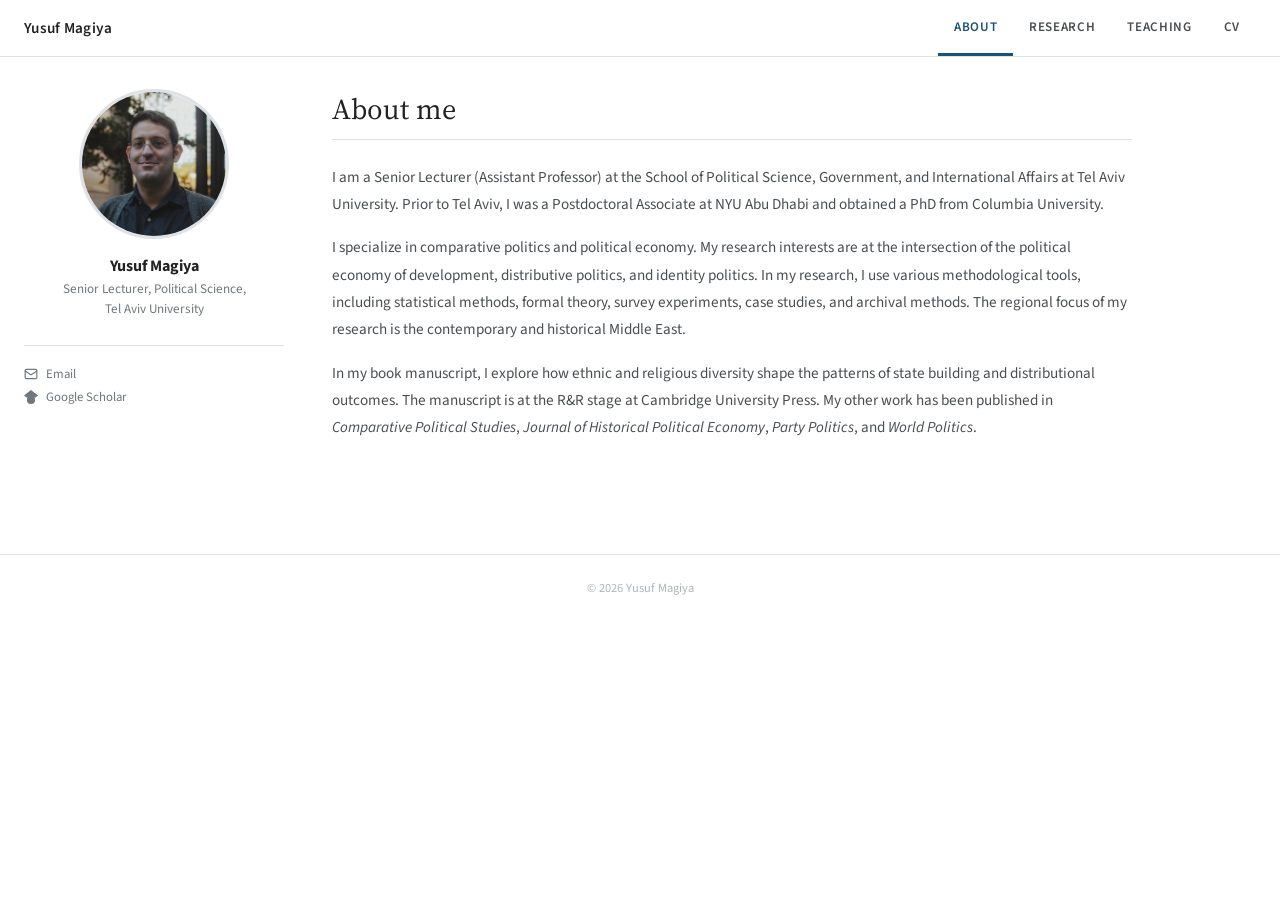
<file: index.html>
<!DOCTYPE html>
<html lang="en">
<head>
  <meta charset="UTF-8">
  <meta name="viewport" content="width=device-width, initial-scale=1.0">
  <title>Yusuf Magiya</title>
  <link rel="preconnect" href="https://fonts.googleapis.com">
  <link href="https://fonts.googleapis.com/css2?family=Source+Serif+4:ital,wght@0,400;0,600;1,400&family=Source+Sans+3:wght@300;400;600;700&display=swap" rel="stylesheet">
  <link rel="stylesheet" href="style.css">
</head>
<body>

  <header class="masthead">
    <div class="masthead-inner">
      <a href="index.html" class="masthead-title">Yusuf Magiya</a>
      <nav class="masthead-nav">
        <a href="index.html" class="active">About</a>
        <a href="research.html">Research</a>
        <a href="teaching.html">Teaching</a>
        <a href="cv.html">CV</a>
      </nav>
    </div>
  </header>

  <div class="page-wrapper">

    <aside class="sidebar">
      <div class="sidebar-profile">
        <div class="profile-photo">
          <img src="photo.jpg" alt="Yusuf Magiya">
        </div>
        <div class="sidebar-name">Yusuf Magiya</div>
        <div class="sidebar-role">Senior Lecturer, Political Science,<br>Tel Aviv University</div>
      </div>

    <div class="sidebar-follow">
  <div class="sidebar-follow-links">
    <a href="mailto:ymagiya@tauex.tau.ac.il">
      <svg viewBox="0 0 24 24" fill="none" stroke="currentColor" stroke-width="2" stroke-linecap="round" stroke-linejoin="round"><rect x="2" y="4" width="20" height="16" rx="2"/><path d="m22 7-8.97 5.7a1.94 1.94 0 0 1-2.06 0L2 7"/></svg>
      Email
    </a>
    <a href="https://scholar.google.com/citations?user=6HzK0tsAAAAJ&hl=en&oi=ao" target="_blank">
      <svg viewBox="0 0 24 24" fill="currentColor"><path d="M12 24a7 7 0 1 1 0-14 7 7 0 0 1 0 14zm0-24L0 9.5l4.838 3.94A8 8 0 0 1 12 10a8 8 0 0 1 7.162 3.44L24 9.5z"/></svg>
      Google Scholar
    </a>
  </div>
</div>
    </aside>

    <main class="main-content">
      <h1>About me</h1>

      <p>I am a Senior Lecturer (Assistant Professor) at the School of Political Science, Government, and International Affairs at Tel Aviv University. Prior to Tel Aviv, I was a Postdoctoral Associate at NYU Abu Dhabi and obtained a PhD from Columbia University.</p>

      <p>I specialize in comparative politics and political economy. My research interests are at the intersection of the political economy of development, distributive politics, and identity politics. In my research, I use various methodological tools, including statistical methods, formal theory, survey experiments, case studies, and archival methods. The regional focus of my research is the contemporary and historical Middle East.</p>

      <p>In my book manuscript, I explore how ethnic and religious diversity shape the patterns of state building and distributional outcomes. The manuscript is at the R&amp;R stage at Cambridge University Press. My other work has been published in <em>Comparative Political Studies</em>, <em>Journal of Historical Political Economy</em>, <em>Party Politics</em>, and <em>World Politics</em>.</p>
    </main>

  </div>

  <footer>
    <p>© 2026 Yusuf Magiya</p>
  </footer>

</body>
</html>
</file>
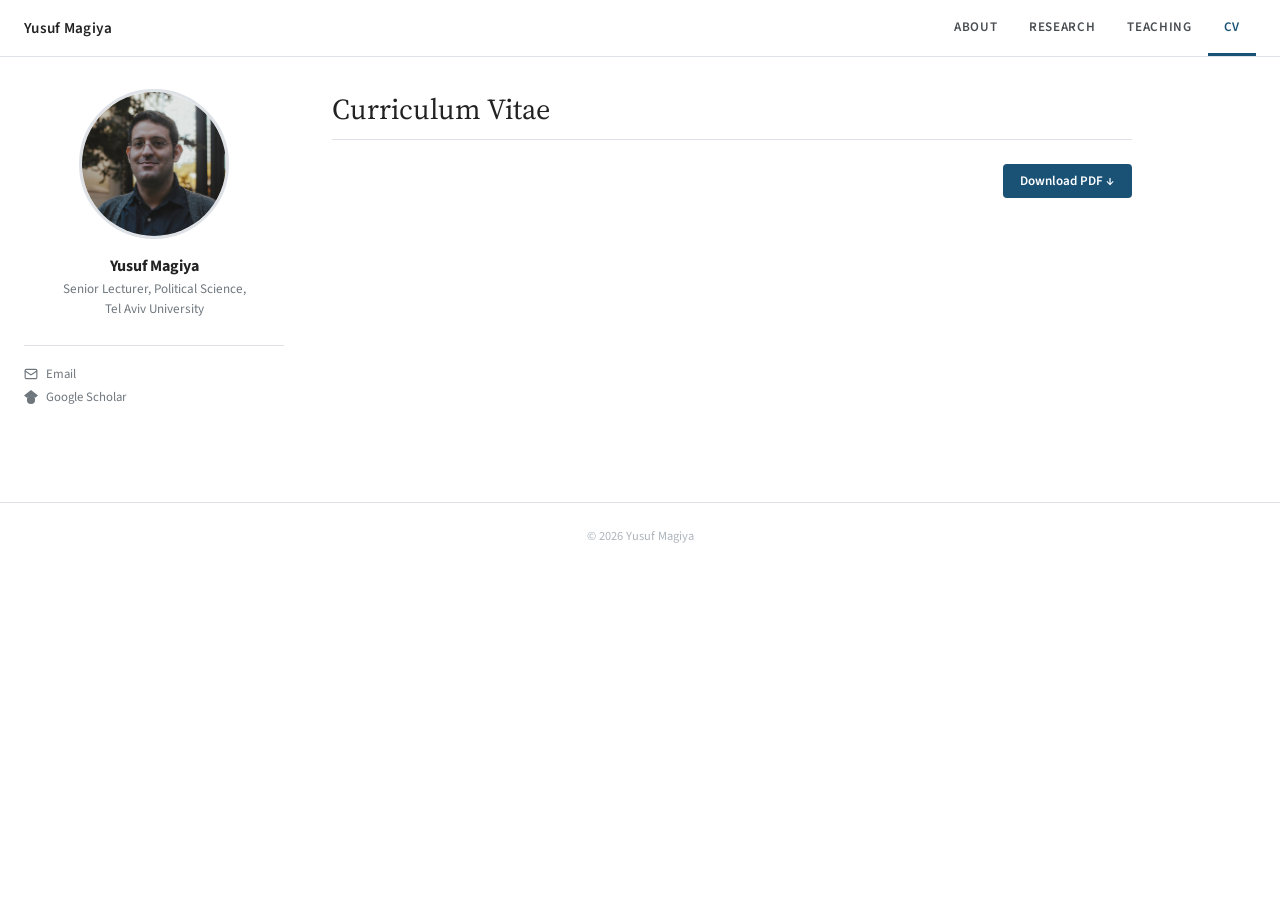
<file: cv.html>
<!DOCTYPE html>
<html lang="en">
<head>
  <meta charset="UTF-8">
  <meta name="viewport" content="width=device-width, initial-scale=1.0">
  <title>CV — Yusuf Magiya</title>
  <link rel="preconnect" href="https://fonts.googleapis.com">
  <link href="https://fonts.googleapis.com/css2?family=Source+Serif+4:ital,wght@0,400;0,600;1,400&family=Source+Sans+3:wght@300;400;600;700&display=swap" rel="stylesheet">
  <link rel="stylesheet" href="style.css">
</head>
<body>

  <header class="masthead">
    <div class="masthead-inner">
      <a href="index.html" class="masthead-title">Yusuf Magiya</a>
      <nav class="masthead-nav">
        <a href="index.html">About</a>
        <a href="research.html">Research</a>
        <a href="teaching.html">Teaching</a>
        <a href="cv.html" class="active">CV</a>
      </nav>
    </div>
  </header>

  <div class="page-wrapper">

    <aside class="sidebar">
      <div class="sidebar-profile">
        <div class="profile-photo">
          <img src="photo.jpg" alt="Yusuf Magiya">
        </div>
        <div class="sidebar-name">Yusuf Magiya</div>
        <div class="sidebar-role">Senior Lecturer, Political Science,<br>Tel Aviv University</div>
      </div>

      <div class="sidebar-follow">
        <div class="sidebar-follow-links">
          <a href="mailto:ymagiya@tauex.tau.ac.il" target="_blank">
            <svg viewBox="0 0 24 24" fill="none" stroke="currentColor" stroke-width="2" stroke-linecap="round" stroke-linejoin="round"><rect x="2" y="4" width="20" height="16" rx="2"/><path d="m22 7-8.97 5.7a1.94 1.94 0 0 1-2.06 0L2 7"/></svg>
            Email
          </a>
          <a href="https://scholar.google.com/citations?user=6HzK0tsAAAAJ&hl=en&oi=ao" target="_blank">
            <svg viewBox="0 0 24 24" fill="currentColor"><path d="M12 24a7 7 0 1 1 0-14 7 7 0 0 1 0 14zm0-24L0 9.5l4.838 3.94A8 8 0 0 1 12 10a8 8 0 0 1 7.162 3.44L24 9.5z"/></svg>
            Google Scholar
          </a>
        </div>
      </div>
    </aside>

    <main class="main-content">
      <h1>Curriculum Vitae</h1>

      <div class="cv-download-bar">
        <a href="Magiya_CV.pdf" target="_blank" class="cv-download-btn">Download PDF ↓</a>
      </div>
    </main>

  </div>

  <footer>
    <p>© 2026 Yusuf Magiya</p>
  </footer>

</body>
</html>
</file>
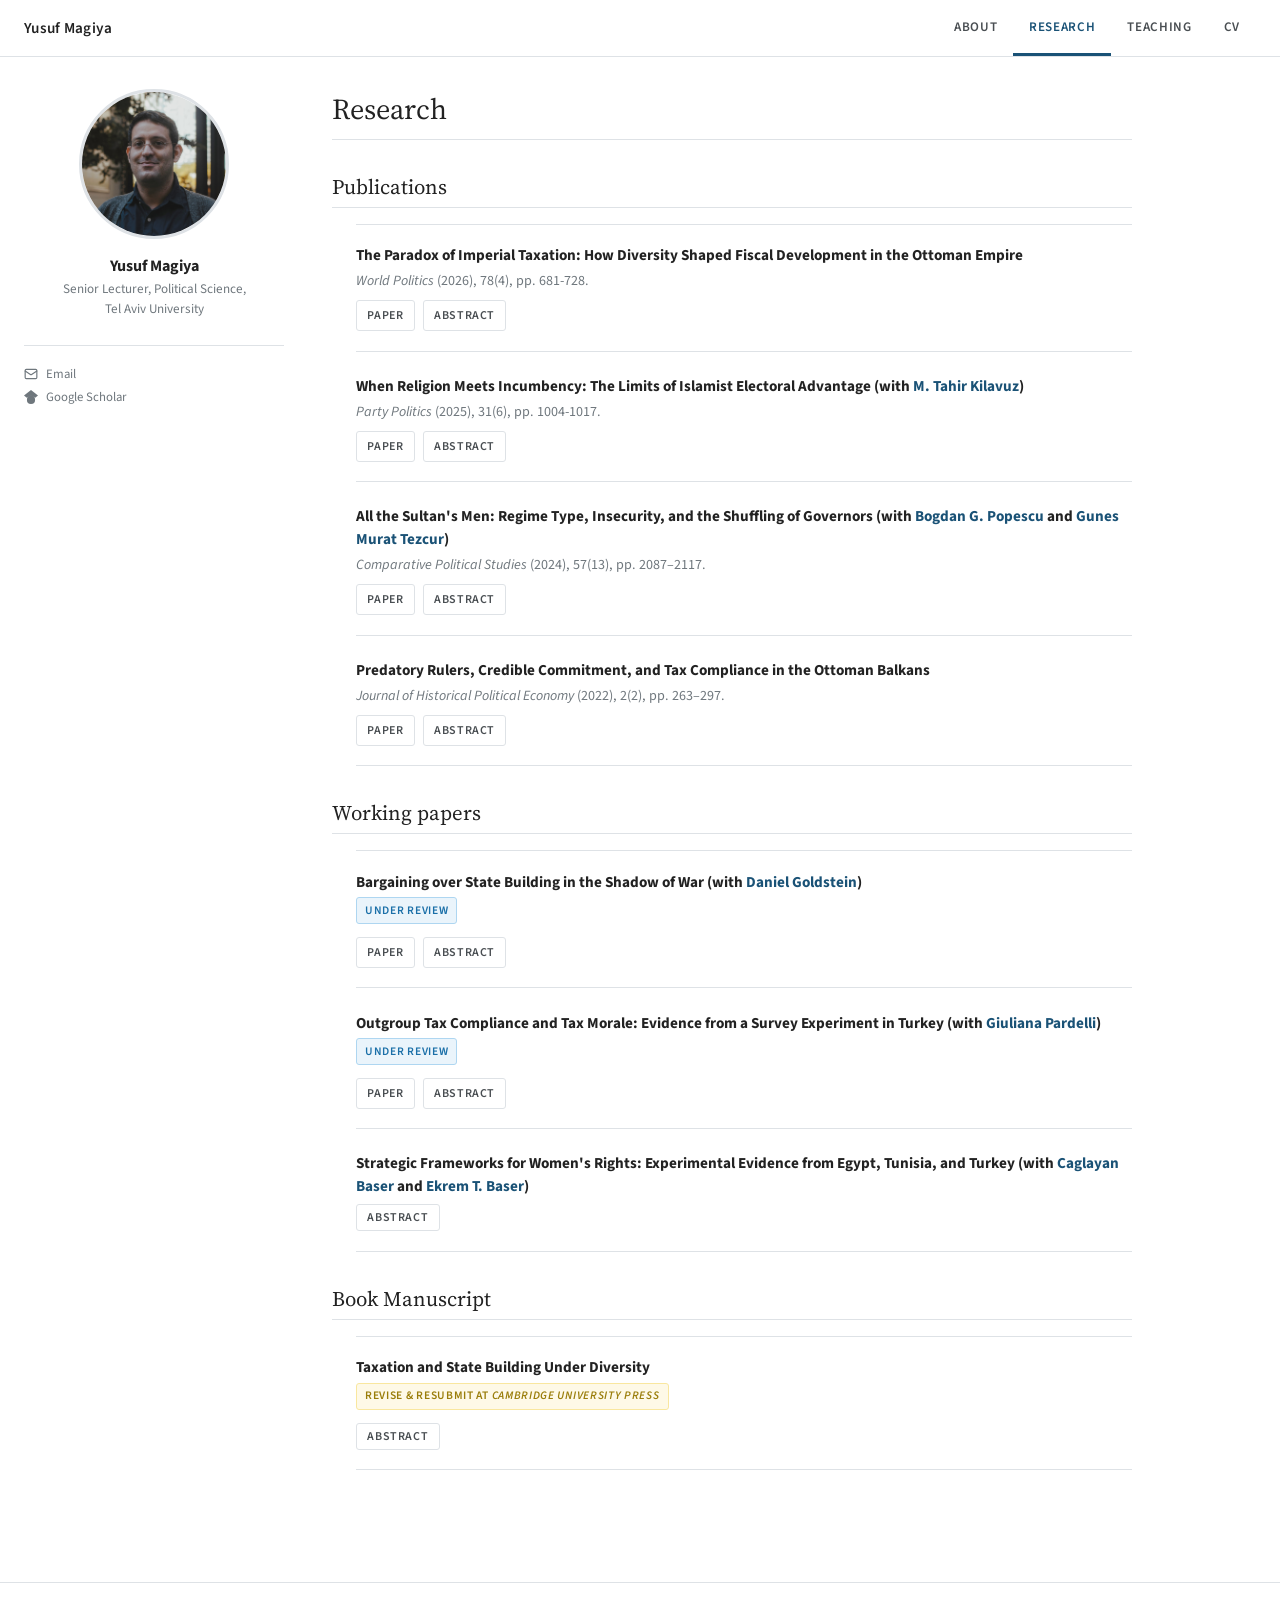
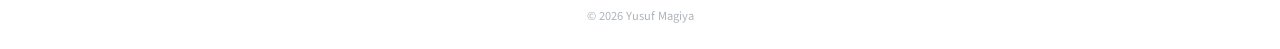
<file: research.html>
<!DOCTYPE html>
<html lang="en">
<head>
  <meta charset="UTF-8">
  <meta name="viewport" content="width=device-width, initial-scale=1.0">
  <title>Research — Yusuf Magiya</title>
  <link rel="preconnect" href="https://fonts.googleapis.com">
  <link href="https://fonts.googleapis.com/css2?family=Source+Serif+4:ital,wght@0,400;0,600;1,400&family=Source+Sans+3:wght@300;400;600;700&display=swap" rel="stylesheet">
  <link rel="stylesheet" href="style.css">
</head>
<body>

  <header class="masthead">
    <div class="masthead-inner">
      <a href="index.html" class="masthead-title">Yusuf Magiya</a>
      <nav class="masthead-nav">
        <a href="index.html">About</a>
        <a href="research.html" class="active">Research</a>
        <a href="teaching.html">Teaching</a>
        <a href="cv.html">CV</a>
      </nav>
    </div>
  </header>

  <div class="page-wrapper">

    <aside class="sidebar">
      <div class="sidebar-profile">
        <div class="profile-photo">
          <img src="photo.jpg" alt="Yusuf Magiya">
        </div>
        <div class="sidebar-name">Yusuf Magiya</div>
        <div class="sidebar-role">Senior Lecturer, Political Science,<br>Tel Aviv University</div>
      </div>

      <div class="sidebar-follow">
        <div class="sidebar-follow-links">
          <a href="mailto:ymagiya@tauex.tau.ac.il" target="_blank">
            <svg viewBox="0 0 24 24" fill="none" stroke="currentColor" stroke-width="2" stroke-linecap="round" stroke-linejoin="round"><rect x="2" y="4" width="20" height="16" rx="2"/><path d="m22 7-8.97 5.7a1.94 1.94 0 0 1-2.06 0L2 7"/></svg>
            Email
          </a>
          <a href="https://scholar.google.com/citations?user=6HzK0tsAAAAJ&hl=en&oi=ao" target="_blank">
            <svg viewBox="0 0 24 24" fill="currentColor"><path d="M12 24a7 7 0 1 1 0-14 7 7 0 0 1 0 14zm0-24L0 9.5l4.838 3.94A8 8 0 0 1 12 10a8 8 0 0 1 7.162 3.44L24 9.5z"/></svg>
            Google Scholar
          </a>
        </div>
      </div>
    </aside>

    <main class="main-content">
      <h1>Research</h1>

      <h2>Publications</h2>
      <ul class="pub-list">

        <li class="pub-entry">
          <div class="pub-title">The Paradox of Imperial Taxation: How Diversity Shaped Fiscal Development in the Ottoman Empire</div>
          <div class="pub-venue"><em>World Politics</em> <span>(2026), 78(4), pp. 681-728.</span></div>
          <div class="pub-actions">
            <a href="https://muse.jhu.edu/pub/1/article/1003943" target="_blank">Paper</a>
            <button onclick="toggleAbstract(this)">Abstract</button>
          </div>
          <div class="pub-abstract">
            This paper investigates the relationship between diversity and state-building by examining how diversity affects the costs of investing in fiscal capacity. I argue that ethnic and religious diversity make populations less legible to the state, thereby increasing these costs. Higher costs deter the state from investing in fiscal capacity in more diverse areas, hindering fiscal capacity building in these regions. Instead, the state diverts investments to less diverse areas, which are typically populated by the core/dominant groups. As a result, these groups bear a higher tax burden, while minorities do not experience comparable increases. I test these arguments using original data on local-level fiscal revenues in the late Ottoman Empire, along with qualitative and quantitative evidence from archival sources, as well as contemporary cross-national and subnational data.
          </div>
        </li>

        <li class="pub-entry">
          <div class="pub-title">When Religion Meets Incumbency: The Limits of Islamist Electoral Advantage (with <a href="https://mtkilavuz.weebly.com/" target="_blank">M. Tahir Kilavuz</a>)</div>
          <div class="pub-venue"><em>Party Politics</em> <span>(2025), 31(6), pp. 1004-1017.</span></div>
          <div class="pub-actions">
            <a href="https://journals.sagepub.com/doi/abs/10.1177/13540688241290059" target="_blank">Paper</a>
            <button onclick="toggleAbstract(this)">Abstract</button>
          </div>
          <div class="pub-abstract">
            Why do religious-based parties in Muslim-majority contexts win when they run in elections as incumbents? Does Islamist advantage make them appealing to voters? The sources of Islamist advantage such as their organizations, services, images, and being a refuge are well-documented. However, the literature primarily focuses on contexts where religious-based parties compete under adverse conditions as opposition actors, rather than as incumbents facing more favorable conditions. Through an innovative conjoint experiment in Turkey using candidate videos, we explore the extent of Islamist advantage arguments. Our findings suggest that the universal Islamist advantage, by which Islamists appeal to broader segments, disappears under Islamist incumbency because Islamists can no longer appeal through those sources of Islamist advantage as incumbents. Instead, Islamists may still win due to two factors: incumbency advantage and a persisting particularistic Islamist advantage, driven by increasing spatial voting. Our findings provide evidence for a frequently proposed, yet unsubstantiated, claim about the extent of Islamist advantage.
          </div>
        </li>

        <li class="pub-entry">
          <div class="pub-title">All the Sultan's Men: Regime Type, Insecurity, and the Shuffling of Governors (with <a href="https://bgpopescu.net/" target="_blank">Bogdan G. Popescu</a> and <a href="https://www.tezcur.org/" target="_blank">Gunes Murat Tezcur</a>)</div>
          <div class="pub-venue"><em>Comparative Political Studies</em> <span>(2024), 57(13), pp. 2087–2117.</span></div>
          <div class="pub-actions">
            <a href="https://journals.sagepub.com/doi/10.1177/00104140231209963" target="_blank">Paper</a>
            <button onclick="toggleAbstract(this)">Abstract</button>
          </div>
          <div class="pub-abstract">
            Why do some political rulers engage in frequent shuffling of their governors while others allow their governors to serve longer? We argue that shuffling of governors reflects the level of a ruler's perception of insecurity. Building on perspectives about situational origins of distrust and paranoid cognition, we argue that democratic leaders, characterized by higher levels of existential security, practice less frequent shuffling of governors compared to authoritarian ones. We also suggest that governors in localities characterized by higher levels of ethnic conflict and poor electoral performance by a ruling government are more likely to be replaced. Utilizing an original dataset of all Ottoman and Turkish governors from 1875 to 2019, our empirical analyses show that governors last longer under more democratic governments, in provinces with lower levels of ethnic diversity conflict, and stronger electoral support for the government.
          </div>
        </li>

        <li class="pub-entry">
          <div class="pub-title">Predatory Rulers, Credible Commitment, and Tax Compliance in the Ottoman Balkans</div>
          <div class="pub-venue"><em>Journal of Historical Political Economy</em> <span>(2022), 2(2), pp. 263–297.</span></div>
          <div class="pub-actions">
            <a href="https://www.emerald.com/jhpe/article-abstract/2/2/263/1330369/Predatory-Rulers-Credible-Commitment-and-Tax?redirectedFrom=fulltext" target="_blank">Paper</a>
            <button onclick="toggleAbstract(this)">Abstract</button>
          </div>
          <div class="pub-abstract">
            This paper explores how the wealthy's tax evasion behavior is shaped by the level of rule of law, and its consequences for fiscal capacity building. In contexts with lower respect for the rule of law and weaker property rights, the possibility of rulers' predatory behavior inclines wealth holders to shelter their wealth, decreasing tax compliance. Such wealth sheltering is especially common during wartime when rulers confiscate assets to fund the war. With wealth sheltering, it is unlikely that the rulers will invest in fiscal capacity building since there will be no sufficient assets to make such an investment optimal. Under stronger rule of law and property rights, the constraints on the rulers' predatory behavior provides higher security for wealth holders and makes them less likely to shelter wealth, bringing higher tax compliance. This compliance makes it more likely that rulers can increase fiscal revenues during war and therefore will be more likely to invest in fiscal capacity. Empirically, the paper uses an original dataset of Ottoman waqfs in modern-day Greece and Bulgaria between 1600 and 1912 in addition to annual Ottoman fiscal revenue data. Results indicate that wars increase wealth sheltering under weaker rule of law, while they do not under stronger rule of law. Furthermore, while wars do not increase fiscal revenues under weaker rule of law, they increase fiscal revenues under stronger rule of law. In other words, war does not make the state under weak rule of law, but does make the state under strong rule of law and security of property. The paper, thus, outlines a dilemma for the rulers: In order to be able to increase fiscal revenues and strengthen the state in the long term, they need to tie their own hands and forgo their predatory ability that can provide them revenues in the short term.
          </div>
        </li>

      </ul>

      <h2>Working papers</h2>
      <ul class="pub-list">

        <li class="pub-entry">
          <div class="pub-title">Bargaining over State Building in the Shadow of War (with <a href="https://daniel-a-n-goldstein.com/" target="_blank">Daniel Goldstein</a>)</div>
          <span class="pub-status ur">Under Review</span>
          <div class="pub-actions">
            <a href="#" target="_blank">Paper</a>
            <button onclick="toggleAbstract(this)">Abstract</button>
          </div>
          <div class="pub-abstract">
            We present a formal model that examines how external conflict reshapes the bargaining process over fiscal control between a central state and a peripheral elite. Our findings reveal an inverted U-shaped relationship between war-related pressures and state fiscal control. Low-to-moderate war pressure enhances state fiscal control by strengthening the state's bargaining power. However, excessive pressure undermines state control. This outcome is influenced by the degree to which the interests of the state and the elites align. We also identify instances when states fall into a 'capacity trap,' where those with low initial fiscal control sacrifice future revenues to finance ongoing conflict. Using historical fiscal revenue data from Europe and case studies of Ancien Régime France and the Ottoman Empire, we test the predictions and find supporting evidence. These findings refine bellicist theory by highlighting the contingent benefits of conflict on state development when accounting for the complexities involved in state financing.
          </div>
        </li>

        <li class="pub-entry">
          <div class="pub-title">Outgroup Tax Compliance and Tax Morale: Evidence from a Survey Experiment in Turkey (with <a href="https://nyuad.nyu.edu/en/academics/divisions/social-science/faculty/giuliana-pardelli.html" target="_blank">Giuliana Pardelli</a>)</div>
          <span class="pub-status ur">Under Review</span>
          <div class="pub-actions">
            <a href="#" target="_blank">Paper</a>
            <button onclick="toggleAbstract(this)">Abstract</button>
          </div>
          <div class="pub-abstract">
            How do social norms and group identity shape tax attitudes? While citizens are often described as conditional cooperators, it remains unclear whether they respond equally to in-group and out-group behavior. We develop an identity-conditioned account of peer effects in tax morale, arguing that peer behavior updates descriptive norms—beliefs about what others actually do—and that this updating is stronger when the peer is a co-ethnic. A nationally representative survey experiment in Turkey (N=1,034) randomly varied the ethnicity and tax behavior of a business owner in a vignette. Observing tax evasion reduced respondents' tax morale, but only when the evader was a co-ethnic; identical out-group evasion had no effect. Mechanism tests show shifts in descriptive norm beliefs, not fairness perceptions or institutional trust. In-group evasion also depressed support for redistribution, while information about access to public goods did not. These results reveal that social norms of compliance are group-bound, highlighting how identity shapes the microfoundations of cooperation and the design of effective fiscal communication.
          </div>
        </li>

        <li class="pub-entry">
          <div class="pub-title">Strategic Frameworks for Women's Rights: Experimental Evidence from Egypt, Tunisia, and Turkey (with <a href="https://www.caglayanbaser.com/" target="_blank">Caglayan Baser</a> and <a href="https://ekrembaser.com/" target="_blank">Ekrem T. Baser</a>)</div>
          <div class="pub-actions">
            <button onclick="toggleAbstract(this)">Abstract</button>
          </div>
          <div class="pub-abstract">
            International agreements and domestic reforms frequently target women's rights. However, public endorsement lags behind reforms, leaving progress vulnerable to backlash. How effective are different advocacy frames when such rights are contested? We study this question through three preregistered survey experiments in Turkey, Tunisia, and Egypt, evaluating six common frames—universal rights, religion, nationalism, maternity, international status, and economic development—across family, economic, and political domains. Using a unified Bayesian multilevel model, we estimate average and heterogeneous treatment effects. Results suggest that no frame is universally effective. Persuasion is conditional on whether a frame activates a salient latent social cleavage. A frame which broadens inclusion for some entrenches unequal attitudes for others. Backlash is therefore endogenous to persuasion. Across domains, family attitudes are more resistant, and political attitudes are more elastic. These findings highlight the limits of country-level assessments, and demonstrate that the domestic adoption of gender-equal norms depend on local context.
          </div>
        </li>

      </ul>

      <h2>Book Manuscript</h2>
      <ul class="pub-list">

        <li class="pub-entry">
          <div class="pub-title">Taxation and State Building Under Diversity</div>
          <span class="pub-status rr">Revise &amp; Resubmit at <em>Cambridge University Press</em></span>
          <div class="pub-actions">
            <button onclick="toggleAbstract(this)">Abstract</button>
          </div>
          <div class="pub-abstract">
            I argue that ethnic and religious diversity impede state building and taxation by increasing the costs of investment in the state capacity. This is because, in more diverse settings, different ethnic/religious identities make it more difficult for the state to acquire information about the population. Conventional explanations for the negative relationship between diversity and taxation emphasize citizens' aversion to taxation, as these funds may be used for redistribution or public goods that benefit out-groups. My argument, instead, focuses on the problem of acquiring information and designing an effective tax collection bureaucracy in ethnically or religiously diverse societies, given the difficulties bureaucrats face in communicating with different linguistic groups and penetrating outgroup networks.
            <br><br>
            I also explore the distributive consequences of these dynamics. Contrary to intuitive expectations, I show that ruling groups often bear higher tax and conscription burdens than minorities because obtaining information about them by the state agents is easier. Empirically, I draw on extensive archival work in the Ottoman archives, construct and analyze original historical large-N datasets, complemented by qualitative analysis of archival documents and data from secondary sources, to demonstrate that diversity undermines information capacity, bureaucratic capacity, and taxation, and that diversity increases the costs of investment in state capacity. Using contemporary cross-country and within-country data, I also show a robust relationship between diversity and these outcomes.
            <br><br>
            More broadly, the book contributes to debates on state capacity, taxation, and the historical transition from empires to more homogeneous nation-states, and offers an account of the relative fiscal weakness and eventual collapse of the Ottoman Empire.
          </div>
        </li>

      </ul>

    </main>
  </div>

  <footer>
    <p>© 2026 Yusuf Magiya</p>
  </footer>

  <script>
    function toggleAbstract(btn) {
      const entry = btn.closest('.pub-entry');
      const abstract = entry.querySelector('.pub-abstract');
      const isOpen = abstract.classList.toggle('open');
      btn.textContent = isOpen ? 'Hide abstract' : 'Abstract';
    }
  </script>

</body>
</html>
</file>
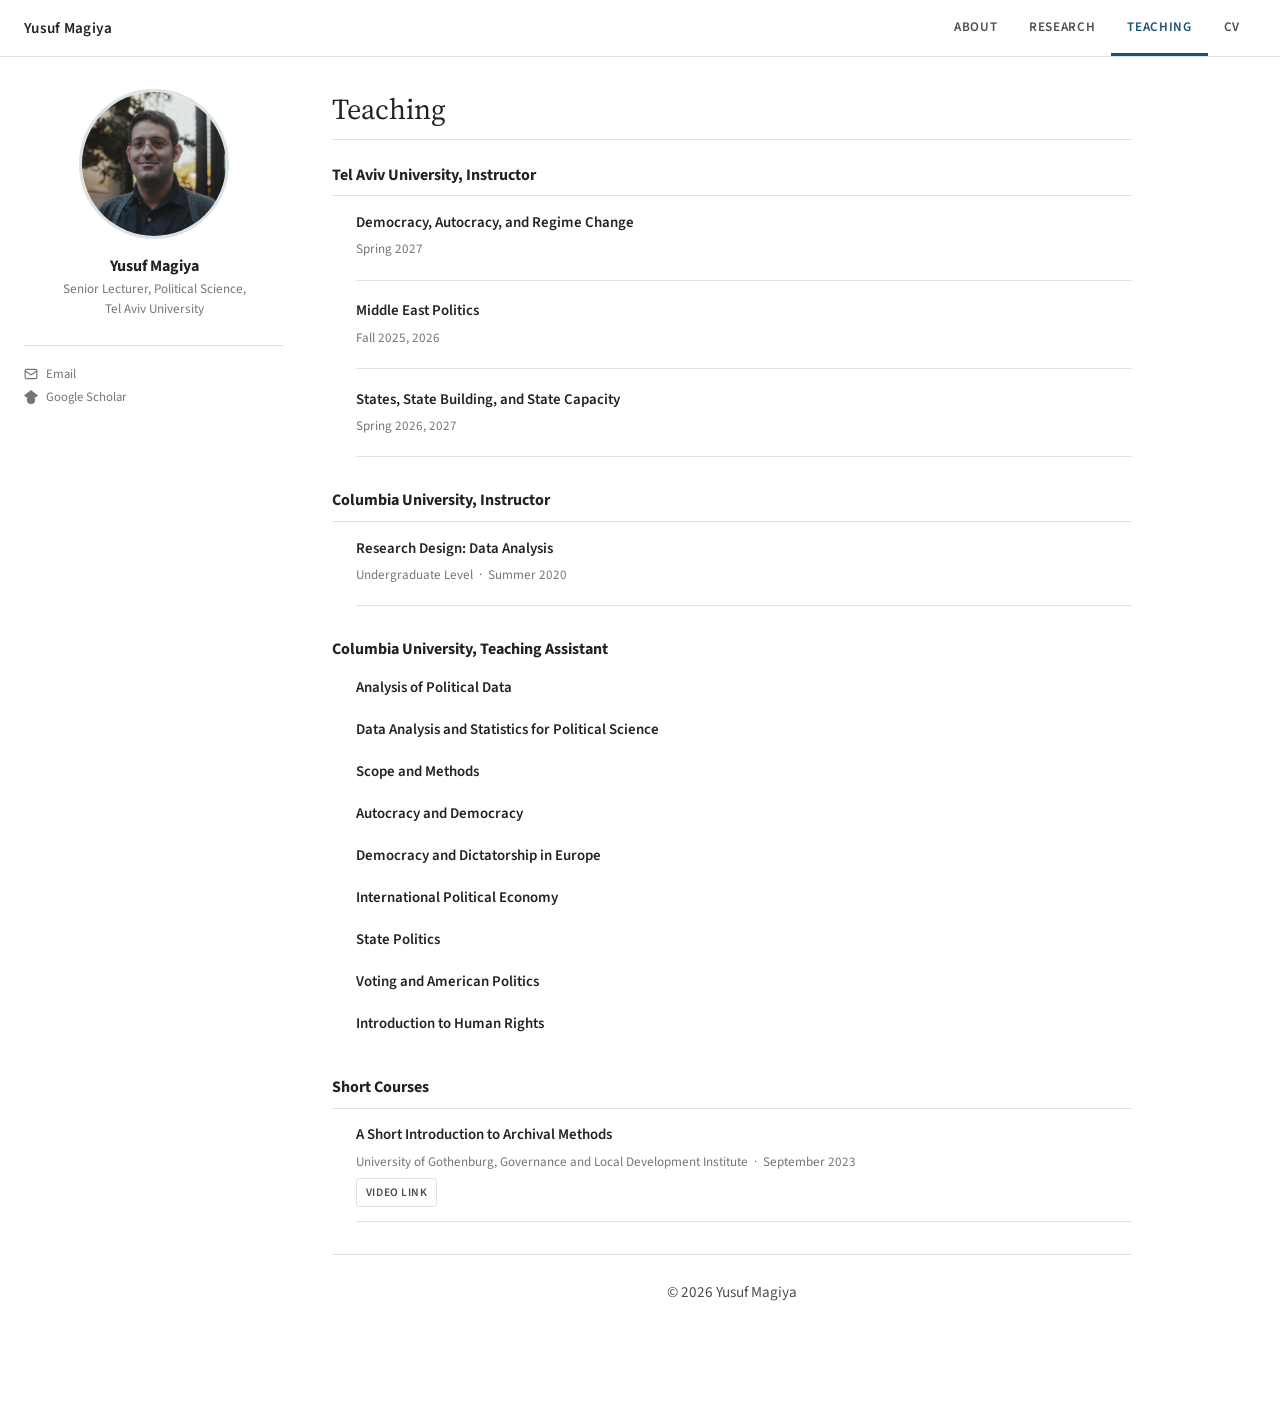
<file: teaching.html>
<!DOCTYPE html>
<html lang="en">
<head>
  <meta charset="UTF-8">
  <meta name="viewport" content="width=device-width, initial-scale=1.0">
  <title>Teaching — Yusuf Magiya</title>
  <link rel="preconnect" href="https://fonts.googleapis.com">
  <link href="https://fonts.googleapis.com/css2?family=Source+Serif+4:ital,wght@0,400;0,600;1,400&family=Source+Sans+3:wght@300;400;600;700&display=swap" rel="stylesheet">
  <link rel="stylesheet" href="style.css">
</head>
<body>

  <header class="masthead">
    <div class="masthead-inner">
      <a href="index.html" class="masthead-title">Yusuf Magiya</a>
      <nav class="masthead-nav">
        <a href="index.html">About</a>
        <a href="research.html">Research</a>
        <a href="teaching.html" class="active">Teaching</a>
        <a href="cv.html">CV</a>
      </nav>
    </div>
  </header>

  <div class="page-wrapper">

        <aside class="sidebar">
      <div class="sidebar-profile">
        <div class="profile-photo">
          <img src="photo.jpg" alt="Yusuf Magiya">
        </div>
        <div class="sidebar-name">Yusuf Magiya</div>
        <div class="sidebar-role">Senior Lecturer, Political Science,<br>Tel Aviv University</div>
      </div>

      <div class="sidebar-follow">
        <div class="sidebar-follow-links">
          <a href="mailto:ymagiya@tauex.tau.ac.il">
            <svg viewBox="0 0 24 24" fill="none" stroke="currentColor" stroke-width="2" stroke-linecap="round" stroke-linejoin="round"><rect x="2" y="4" width="20" height="16" rx="2"/><path d="m22 7-8.97 5.7a1.94 1.94 0 0 1-2.06 0L2 7"/></svg>
            Email
          </a>
         <a href="https://scholar.google.com/citations?user=6HzK0tsAAAAJ&hl=en&oi=ao" target="_blank">
            <svg viewBox="0 0 24 24" fill="currentColor"><path d="M12 24a7 7 0 1 1 0-14 7 7 0 0 1 0 14zm0-24L0 9.5l4.838 3.94A8 8 0 0 1 12 10a8 8 0 0 1 7.162 3.44L24 9.5z"/></svg>
            Google Scholar
          </a>
        </div>
      </div>
    </aside>

    <main class="main-content">
      <h1>Teaching</h1>

      <!-- INSTITUTION 1 -->
      <div class="teaching-block">
        <h3>Tel Aviv University, Instructor</h3>
        <ul class="course-list">


           <li class="course-item">
            <div class="course-name">Democracy, Autocracy, and Regime Change</div>
    <div class="course-meta">Spring 2027</div>
       
          </li>



                   <li class="course-item">
            <div class="course-name">Middle East Politics</div>
    <div class="course-meta">Fall 2025, 2026</div>
       
          </li>


          <li class="course-item">
            <div class="course-name">States, State Building, and State Capacity</div>
    <div class="course-meta">Spring 2026, 2027</div>
         
          </li>

      

 
  

        </ul>
      </div>

      <!-- INSTITUTION 2 (e.g. previous PhD institution as TA) -->
            <div class="teaching-block">
        <h3>Columbia University, Instructor</h3>
        <ul class="course-list">

          <li class="course-item">
            <div class="course-name">Research Design: Data Analysis</div>
            <div class="course-meta">Undergraduate Level &nbsp;·&nbsp; Summer 2020</div>
         
          </li>

    
  

        </ul>
      </div>

      <!-- INSTITUTION 3 (optional) -->
<div class="teaching-block no-lines">
        <h3>Columbia University, Teaching Assistant</h3>
        <ul class="course-list">
          <li class="course-item">
            <div class="course-name">Analysis of Political Data</div>
          </li>
           <li class="course-item">
            <div class="course-name">Data Analysis and Statistics for Political Science</div>
          </li>
           <li class="course-item">
            <div class="course-name">Scope and Methods</div>
          </li>
           <li class="course-item">
            <div class="course-name">Autocracy and Democracy</div>
          </li>
          <li class="course-item">
            <div class="course-name">Democracy and Dictatorship in Europe</div>
          </li>
           <li class="course-item">
            <div class="course-name">International Political Economy</div>
          </li>
            <li class="course-item">
            <div class="course-name">State Politics</div>
          </li>
           <li class="course-item">
            <div class="course-name">Voting and American Politics</div>
          </li>
           <li class="course-item">
            <div class="course-name">Introduction to Human Rights</div>
          </li>
        </ul>
      </div>

      
<div class="teaching-block">
  <h3>Short Courses</h3>
  <ul class="course-list">
    <li class="course-item">
      <div class="course-name">A Short Introduction to Archival Methods</div>
      <div class="course-meta">University of Gothenburg, Governance and Local Development Institute &nbsp;·&nbsp; September 2023</div>
      <div class="course-links">
        <a href="https://youtu.be/ePtJfqcVfpg?list=PL1cI8bGsX0B0mtn_05JqQszaRxSUajQk2" target="_blank">Video Link</a>
      </div>
    </li>
  </ul>
</div>

  <footer>
    <p>© 2026 Yusuf Magiya</p>
  </footer>

</body>
</html>
</file>
<file: style.css>
/* ============================================================
   YUSUF MAGIYA — Academic Website
   Inspired by: serkantadiguzel.com (Minimal Mistakes / AcademicPages)
   Layout: Top masthead nav + left sidebar + main content
   Fonts: Source Serif 4 + Source Sans 3
   ============================================================ */

*, *::before, *::after { box-sizing: border-box; margin: 0; padding: 0; }

:root {
  --white:       #ffffff;
  --page-bg:     #ffffff;
  --sidebar-bg:  #f2f3f3;
  --ink:         #222222;
  --ink-2:       #494e52;
  --ink-3:       #6f777d;
  --ink-4:       #adb5bd;
  --accent:      #1a5276;
  --accent-hover:#154360;
  --link:        #1a5276;
  --border:      #dee2e6;
  --sidebar-w:   260px;
  --content-max: 800px;
  --serif:       'Source Serif 4', 'Georgia', serif;
  --sans:        'Source Sans 3', 'Helvetica Neue', Arial, sans-serif;
}

html { font-size: 16px; scroll-behavior: smooth; }

body {
  font-family: var(--sans);
  font-weight: 400;
  color: var(--ink-2);
  background: var(--page-bg);
  -webkit-font-smoothing: antialiased;
}

a { color: var(--link); text-decoration: none; }
a:hover { text-decoration: underline; color: var(--accent-hover); }

/* ============================================================
   MASTHEAD (top nav bar)
   ============================================================ */
.masthead {
  background: var(--white);
  border-bottom: 1px solid var(--border);
  position: sticky;
  top: 0;
  z-index: 100;
}

.masthead-inner {
  max-width: 1280px;
  margin: 0 auto;
  padding: 0 1.5rem;
  height: 56px;
  display: flex;
  align-items: center;
  justify-content: space-between;
}

.masthead-title {
  font-family: var(--sans);
  font-size: 0.95rem;
  font-weight: 600;
  color: var(--ink);
  letter-spacing: 0.02em;
}
.masthead-title:hover { text-decoration: none; color: var(--ink); }

.masthead-nav {
  display: flex;
  gap: 0;
}

.masthead-nav a {
  font-size: 0.82rem;
  font-weight: 600;
  color: var(--ink-2);
  padding: 0 1rem;
  height: 56px;
  display: flex;
  align-items: center;
  border-bottom: 3px solid transparent;
  transition: color 0.15s, border-color 0.15s;
  text-transform: uppercase;
  letter-spacing: 0.05em;
}

.masthead-nav a:hover {
  color: var(--accent);
  text-decoration: none;
  border-bottom-color: var(--accent);
}

.masthead-nav a.active {
  color: var(--accent);
  border-bottom-color: var(--accent);
}

/* ============================================================
   PAGE LAYOUT: sidebar + content
   ============================================================ */
.page-wrapper {
  max-width: 1280px;
  margin: 0 auto;
  padding: 2rem 1.5rem 4rem;
  display: grid;
  grid-template-columns: var(--sidebar-w) 1fr;
  gap: 3rem;
  align-items: start;
}

/* ============================================================
   SIDEBAR
   ============================================================ */
.sidebar {
  position: sticky;
  top: 76px;
}

.sidebar-profile {
  text-align: center;
  padding-bottom: 1.5rem;
  border-bottom: 1px solid var(--border);
  margin-bottom: 1.2rem;
}

/* Photo */
.profile-photo {
  width: 150px;
  height: 150px;
  border-radius: 50%;
  margin: 0 auto 1rem;
  overflow: hidden;
  border: 3px solid var(--border);
  background: var(--sidebar-bg);
  display: flex;
  align-items: center;
  justify-content: center;
}

.profile-photo img {
  width: 100%;
  height: 100%;
  object-fit: cover;
}

.profile-photo-initials {
  font-family: var(--serif);
  font-size: 2rem;
  font-weight: 400;
  color: var(--ink-3);
}

.sidebar-name {
  font-family: var(--sans);
  font-size: 1rem;
  font-weight: 700;
  color: var(--ink);
  margin-bottom: 0.2rem;
}

.sidebar-role {
  font-size: 0.82rem;
  color: var(--ink-3);
  line-height: 1.5;
  margin-bottom: 0.1rem;
}

/* Contact list */
.sidebar-contact {
  list-style: none;
  margin-top: 1rem;
  display: flex;
  flex-direction: column;
  gap: 0.35rem;
}

.sidebar-contact li {
  display: flex;
  align-items: center;
  gap: 0.5rem;
  font-size: 0.8rem;
  color: var(--ink-3);
}

.sidebar-contact li svg {
  width: 14px;
  height: 14px;
  flex-shrink: 0;
  color: var(--ink-4);
}

.sidebar-contact li a {
  color: var(--ink-3);
  font-size: 0.8rem;
}
.sidebar-contact li a:hover { color: var(--accent); }

/* Social follow links */
.sidebar-follow {
  margin-top: 1.2rem;
}

.sidebar-follow-label {
  font-size: 0.72rem;
  font-weight: 700;
  text-transform: uppercase;
  letter-spacing: 0.08em;
  color: var(--ink-4);
  margin-bottom: 0.5rem;
}

.sidebar-follow-links {
  display: flex;
  flex-direction: column;
  gap: 0.3rem;
}

.sidebar-follow-links a {
  font-size: 0.8rem;
  color: var(--ink-3);
  display: flex;
  align-items: center;
  gap: 0.5rem;
}
.sidebar-follow-links a:hover { color: var(--accent); text-decoration: none; }
.sidebar-follow-links a svg { width: 14px; height: 14px; }

/* ============================================================
   MAIN CONTENT
   ============================================================ */
.main-content {
  min-width: 0;
  max-width: var(--content-max);
}

.main-content h1 {
  font-family: var(--serif);
  font-size: 1.8rem;
  font-weight: 400;
  color: var(--ink);
  margin-bottom: 1.5rem;
  padding-bottom: 0.6rem;
  border-bottom: 1px solid var(--border);
}

.main-content h2 {
  font-family: var(--serif);
  font-size: 1.3rem;
  font-weight: 400;
  color: var(--ink);
  margin: 2rem 0 1rem;
  padding-bottom: 0.4rem;
  border-bottom: 1px solid var(--border);
}

.main-content h3 {
  font-size: 0.95rem;
  font-weight: 700;
  color: var(--ink);
  margin: 0 0 0.2rem;
}

.main-content p {
  font-size: 0.95rem;
  line-height: 1.8;
  color: var(--ink-2);
  margin-bottom: 1rem;
}

.main-content ul {
  padding-left: 1.5rem;
  margin-bottom: 1rem;
}

.main-content ul li {
  font-size: 0.95rem;
  line-height: 1.75;
  color: var(--ink-2);
  margin-bottom: 0.25rem;
}

/* ============================================================
   RESEARCH PAGE — publication entries
   ============================================================ */
.pub-list {
  list-style: none;
  padding: 0;
}

.pub-entry {
  padding: 1.2rem 0;
  border-bottom: 1px solid var(--border);
}

.pub-entry:first-child { border-top: 1px solid var(--border); }

.pub-title {
  font-size: 0.95rem;
  font-weight: 700;
  color: var(--ink);
  margin-bottom: 0.15rem;
  line-height: 1.5;
}

.pub-venue {
  font-size: 0.88rem;
  color: var(--ink-3);
  font-style: italic;
  margin-bottom: 0.4rem;
}

.pub-venue span {
  font-style: normal;
  color: var(--ink-3);
}

.pub-status {
  display: inline-block;
  font-size: 0.72rem;
  font-weight: 600;
  text-transform: uppercase;
  letter-spacing: 0.06em;
  padding: 0.15rem 0.5rem;
  border-radius: 3px;
  margin-bottom: 0.4rem;
}

.pub-status.rr   { background: #fef9e7; color: #9a7d0a; border: 1px solid #f9e79f; }
.pub-status.ur   { background: #eaf4fb; color: #1a6fa8; border: 1px solid #aed6f1; }
.pub-status.pub  { background: #eafaf1; color: #1e8449; border: 1px solid #a9dfbf; }

.pub-abstract {
  font-size: 0.88rem;
  line-height: 1.75;
  color: var(--ink-3);
  margin: 0.5rem 0 0.6rem;
  display: none;
}

.pub-abstract.open { display: block; }

.pub-actions {
  display: flex;
  gap: 0.5rem;
  flex-wrap: wrap;
  margin-top: 0.4rem;
}

.pub-actions a, .pub-actions button {
  font-size: 0.75rem;
  font-weight: 600;
  text-transform: uppercase;
  letter-spacing: 0.05em;
  padding: 0.25rem 0.65rem;
  border-radius: 3px;
  border: 1px solid var(--border);
  background: var(--white);
  color: var(--ink-2);
  cursor: pointer;
  font-family: var(--sans);
  transition: background 0.12s, color 0.12s;
  text-decoration: none;
}

.pub-actions a:hover, .pub-actions button:hover {
  background: var(--accent);
  color: var(--white);
  border-color: var(--accent);
  text-decoration: none;
}

/* ============================================================
   TEACHING PAGE
   ============================================================ */
.teaching-block {
  margin-bottom: 2rem;
}

.teaching-block h3 {
  font-size: 1rem;
  font-weight: 700;
  color: var(--ink);
  margin-bottom: 0.6rem;
}

.course-list {
  list-style: none;
  padding: 0;
  border-top: 1px solid var(--border);
}

.course-item {
  padding: 0.85rem 0;
  border-bottom: 1px solid var(--border);
}

.course-name {
  font-size: 0.93rem;
  font-weight: 600;
  color: var(--ink);
  margin-bottom: 0.15rem;
}

.course-meta {
  font-size: 0.82rem;
  color: var(--ink-3);
  margin-bottom: 0.3rem;
}

.course-links {
  display: flex;
  gap: 0.5rem;
  margin-top: 0.3rem;
}

.course-links a {
  font-size: 0.72rem;
  font-weight: 600;
  text-transform: uppercase;
  letter-spacing: 0.05em;
  padding: 0.2rem 0.55rem;
  border-radius: 3px;
  border: 1px solid var(--border);
  color: var(--ink-2);
  background: var(--white);
  transition: background 0.12s, color 0.12s;
}
.course-links a:hover {
  background: var(--accent);
  color: var(--white);
  border-color: var(--accent);
  text-decoration: none;
}

/* ============================================================
   CV PAGE
   ============================================================ */
.cv-download-bar {
  display: flex;
  justify-content: flex-end;
  margin-bottom: 1.5rem;
}

.cv-download-btn {
  font-size: 0.82rem;
  font-weight: 600;
  color: var(--white);
  background: var(--accent);
  padding: 0.5rem 1.1rem;
  border-radius: 4px;
  transition: background 0.15s;
}
.cv-download-btn:hover {
  background: var(--accent-hover);
  text-decoration: none;
  color: var(--white);
}

.cv-section {
  margin-bottom: 2.5rem;
}

.cv-entry {
  display: grid;
  grid-template-columns: 100px 1fr;
  gap: 1rem;
  padding: 0.8rem 0;
  border-bottom: 1px solid var(--border);
  font-size: 0.9rem;
  line-height: 1.7;
}
.cv-entry:first-of-type { border-top: 1px solid var(--border); }

.cv-year {
  font-size: 0.8rem;
  color: var(--ink-4);
  padding-top: 0.15rem;
  white-space: nowrap;
}

.cv-detail strong { color: var(--ink); font-weight: 700; }
.cv-detail em { font-style: italic; }
.cv-detail { color: var(--ink-2); }

/* ============================================================
   FOOTER
   ============================================================ */
footer {
  border-top: 1px solid var(--border);
  padding: 1.5rem;
  text-align: center;
  font-size: 0.78rem;
  color: var(--ink-4);
  margin-top: 2rem;
}


footer a { color: var(--ink-4); }
footer a:hover { color: var(--accent); }


.no-lines .course-item {
  border-bottom: none;
  padding: 0.3rem 0;
}
.no-lines .course-list {
  border-top: none;
}

/* ============================================================
   RESPONSIVE
   ============================================================ */
@media (max-width: 760px) {
  .page-wrapper {
    grid-template-columns: 1fr;
    gap: 1.5rem;
    padding: 1.5rem 1rem 3rem;
  }

  .sidebar {
    position: static;
    border-bottom: 1px solid var(--border);
    padding-bottom: 1.5rem;
  }

  .sidebar-profile { text-align: left; display: flex; gap: 1.2rem; align-items: flex-start; }
  .profile-photo { width: 72px; height: 72px; flex-shrink: 0; margin: 0; }
  .profile-photo-initials { font-size: 1.2rem; }

  .masthead-nav a { padding: 0 0.6rem; font-size: 0.75rem; }

  .cv-entry { grid-template-columns: 1fr; gap: 0.2rem; }
  .cv-year { color: var(--ink-3); }
}
</file>
